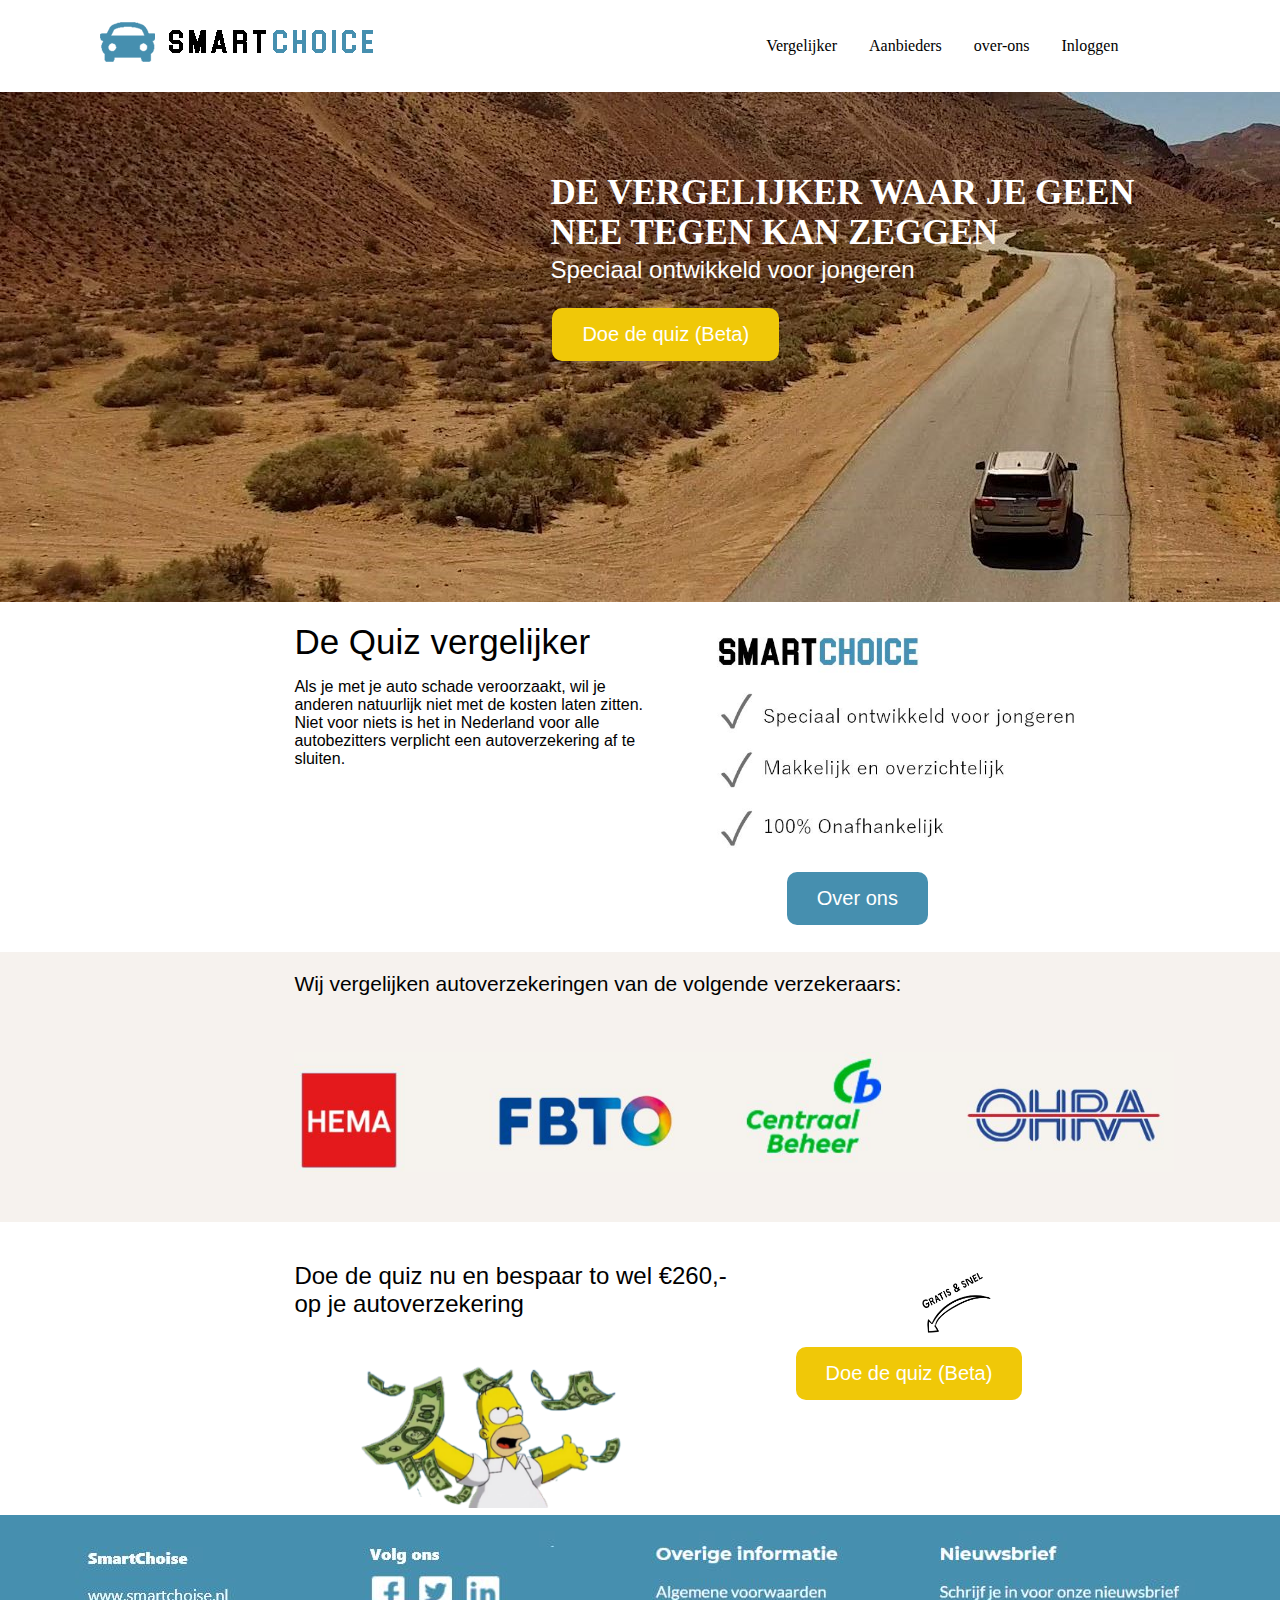
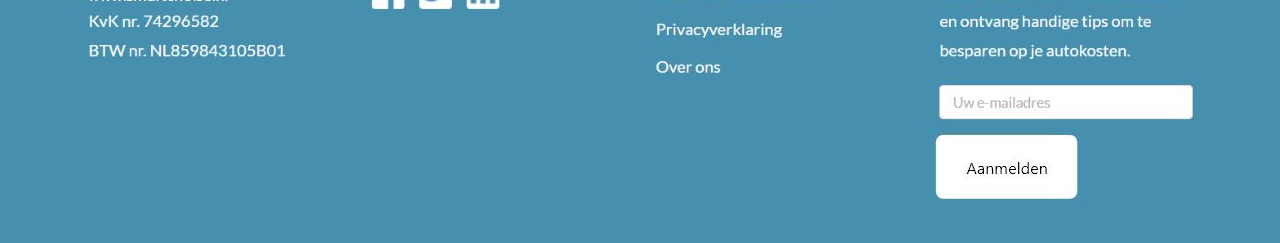
<file: index.html>
<!DOCTYPE html>
<html lang="en">
	<head>
		<meta charset="UTF-8" />
		<meta name="viewport" content="width=device-width, initial-scale=1.0" />
		<title>homepage</title>
		<link rel="stylesheet" href="homepagestyle.css" />
	</head>
	<body>
		<header class="nav-bar">
			<!--header -->
			<div class="wrapper-r">
				<a href="index.html">
					<div class="logo">
						<img src="img/Logo.png" />
					</div>
				</a>
				<ul>
					<li><a href="vergelijker.html">Vergelijker</a></li>
					<li><a href="onder-constructie.html">Aanbieders</a></li>
					<li><a href="onder-constructie.html">over-ons</a></li>
					<li><a href="onder-constructie.html">Inloggen</a></li>
				</ul>
			</div>
		</header>
		<div class="banner">
			<div class="banner-text">
				<h1 class="titel-banner">
					DE VERGELIJKER WAAR JE GEEN NEE TEGEN KAN ZEGGEN
				</h1>
				<h3 class="ondertitel-banner">Speciaal ontwikkeld voor jongeren</h3>
				<a href="vergelijker.html"><button>Doe de quiz (Beta)</button></a>
			</div>
		</div>
		<div class="sectie1" class="flex-parent">
			<div class="inleiding">
				<h2 id="inleiding-titel">De Quiz vergelijker</h2>
				<p>
					Als je met je auto schade veroorzaakt, wil je anderen natuurlijk niet
					met de kosten laten zitten. Niet voor niets is het in Nederland voor
					alle autobezitters verplicht een autoverzekering af te sluiten.
				</p>
			</div>
			<div class="usp">
				<button id="over-ons">Over ons</button>
			</div>
		</div>
		<div class="sectie2">
			<h3 class="verzekeraars">
				Wij vergelijken autoverzekeringen van de volgende verzekeraars:
			</h3>
			<div class="verzekeraars-img"></div>
		</div>
		<div class="sectie3" class="flex-parent">
			<div class="bespaar">
				<h2 class="bespaar-titel">
					Doe de quiz nu en bespaar to wel €260,- op je autoverzekering
				</h2>
				<img id="bespaar-img" src="img/bespaar.png" />
			</div>
			<div class="quiz-knop">
				<a href="vergelijker.html"><button>Doe de quiz (Beta)</button></a>
			</div>
			<img id="gratis" src="img/gratis.JPG" />
		</div>
		<div class="footer"><img src="img/footer.JPG" /></div>
	</body>
</html>
</file>
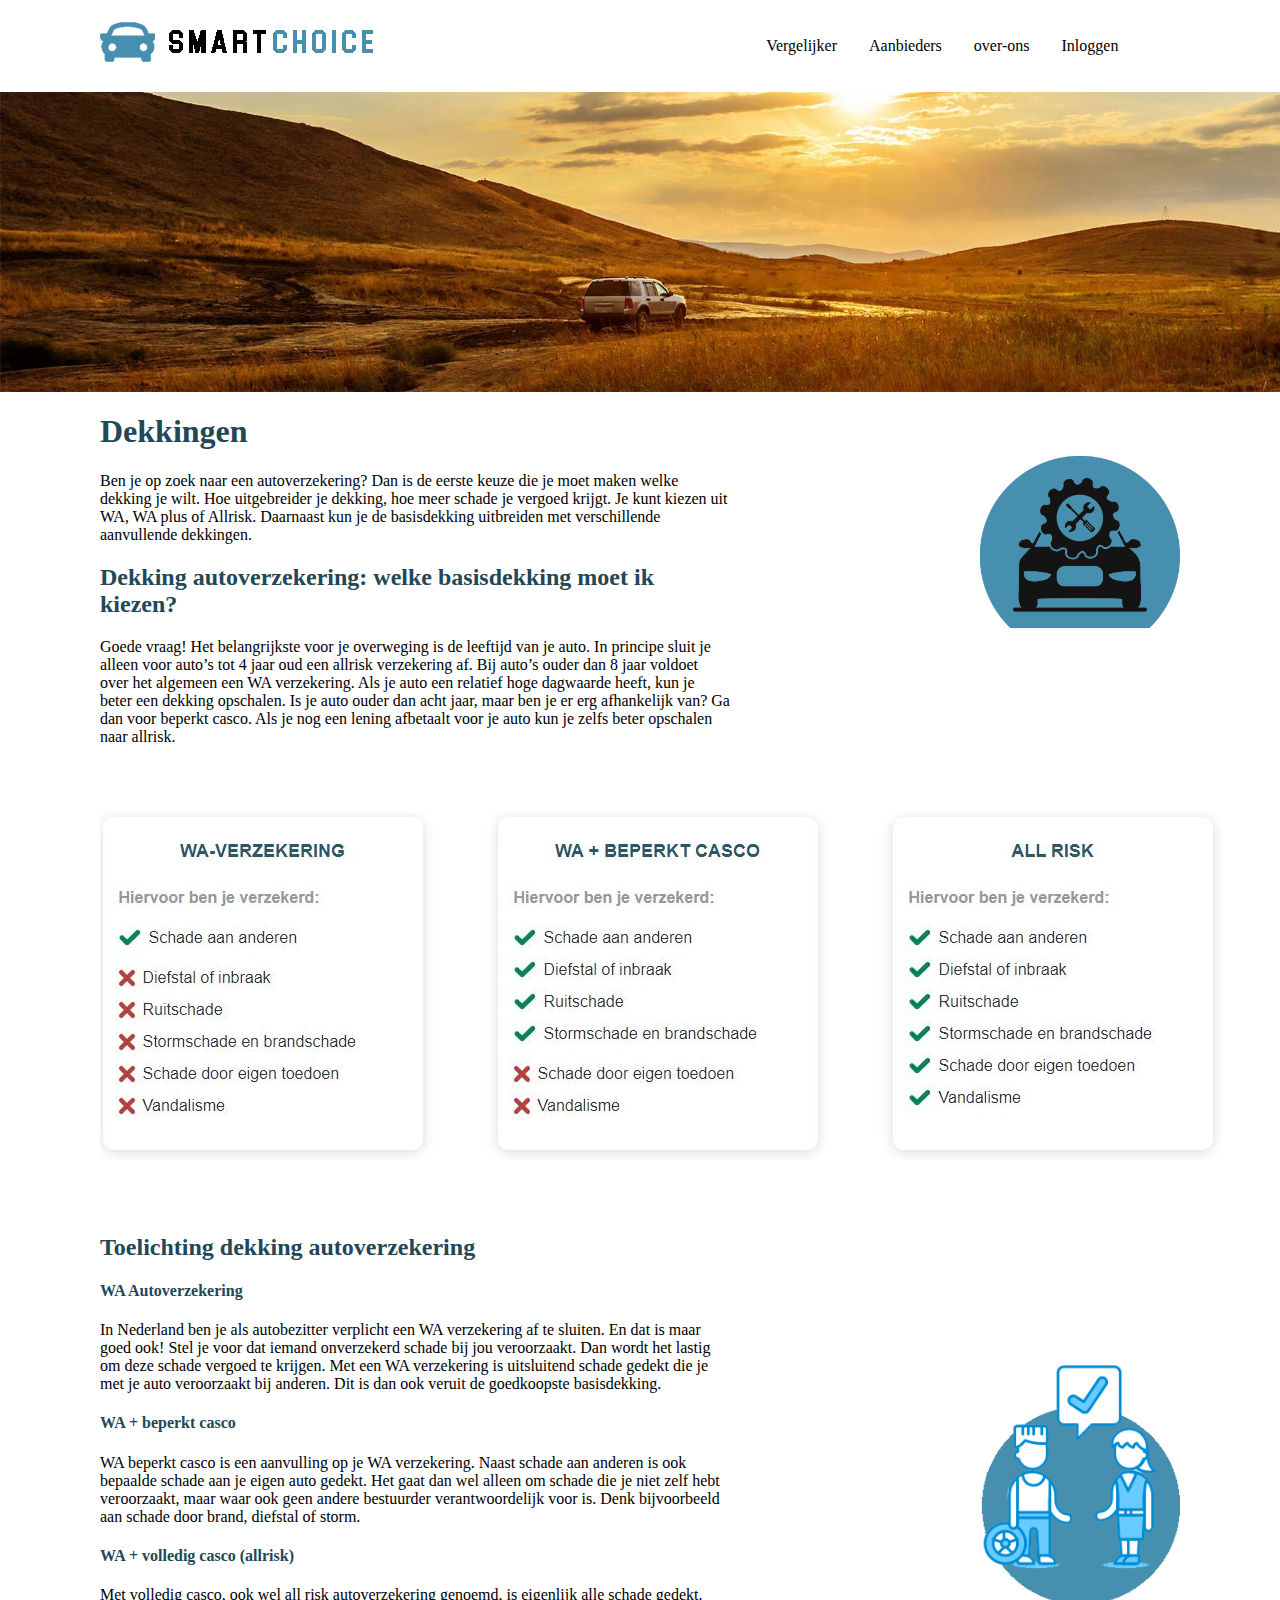
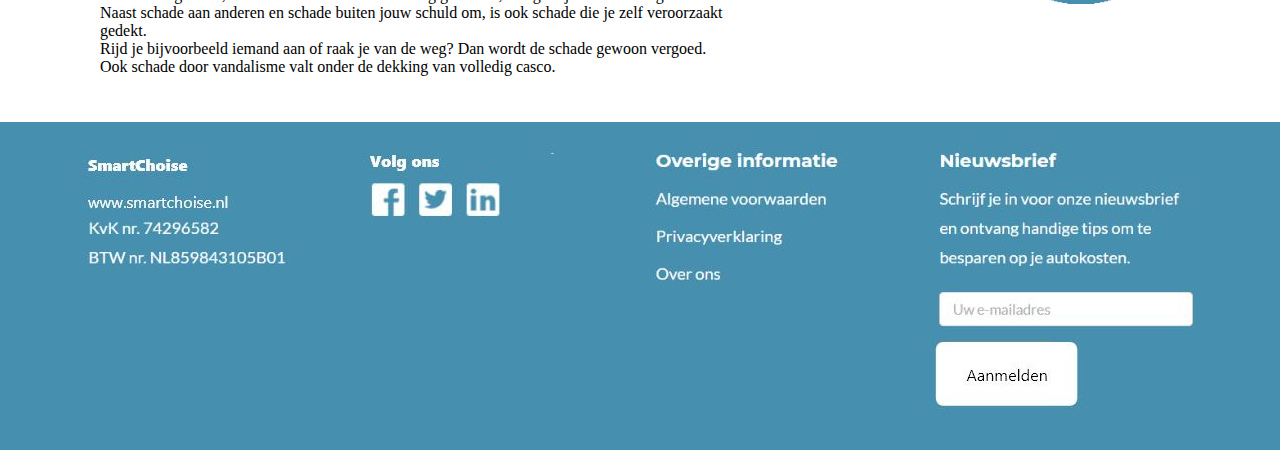
<file: dekking.html>
<!DOCTYPE html>
<html lang="en">
	<head>
		<meta charset="UTF-8" />
		<meta name="viewport" content="width=device-width, initial-scale=1.0" />
		<title>dekking</title>
		<link rel="stylesheet" href="homepagestyle.css" />
	</head>
	<body>
		<header class="nav-bar">
			<!--header -->
			<div class="wrapper-r">
				<a href="index.html">
					<div class="logo">
						<img src="img/Logo.png" />
					</div>
				</a>
				<ul>
					<li><a href="vergelijker.html">Vergelijker</a></li>
					<li><a href="onder-constructie.html">Aanbieders</a></li>
					<li><a href="onder-constructie.html">over-ons</a></li>
					<li><a href="onder-constructie.html">Inloggen</a></li>
				</ul>
			</div>
		</header>
		<div class="banner1"></div>
		<div class="text">
			<div class="flex-parent">
				<div class="jc-center alinea1">
					<h1>Dekkingen</h1>
					<p>
						Ben je op zoek naar een autoverzekering? Dan is de eerste keuze die
						je moet maken welke dekking je wilt. Hoe uitgebreider je dekking,
						hoe meer schade je vergoed krijgt. Je kunt kiezen uit WA, WA plus of
						Allrisk. Daarnaast kun je de basisdekking uitbreiden met
						verschillende aanvullende dekkingen.
					</p>
					<h2>Dekking autoverzekering: welke basisdekking moet ik kiezen?</h2>
					<p>
						Goede vraag! Het belangrijkste voor je overweging is de leeftijd van
						je auto. In principe sluit je alleen voor auto’s tot 4 jaar oud een
						allrisk verzekering af. Bij auto’s ouder dan 8 jaar voldoet over het
						algemeen een WA verzekering. Als je auto een relatief hoge dagwaarde
						heeft, kun je beter een dekking opschalen. Is je auto ouder dan acht
						jaar, maar ben je er erg afhankelijk van? Ga dan voor beperkt casco.
						Als je nog een lening afbetaalt voor je auto kun je zelfs beter
						opschalen naar allrisk.
					</p>
				</div>
				<div class="jc-center">
					<img
						src="img/dekkingauto.png"
						style="width: 200px; margin-top: 50px"
					/>
				</div>
			</div>
			<img src="img/dekkingen.JPG" style="margin: 50px 0" />
			<div class="flex-parent" style="margin-bottom: 30px;">
				<div class="jc-center alinea1">
					<h2>Toelichting dekking autoverzekering</h2>
					<p>
						<h4>WA Autoverzekering</h4>
						In Nederland ben je als autobezitter verplicht een WA verzekering af te sluiten. 
						En dat is maar goed ook! Stel je voor dat iemand onverzekerd schade bij jou veroorzaakt.
						 Dan wordt het lastig om deze schade vergoed te krijgen. Met een WA verzekering is 
						 uitsluitend schade gedekt die je met je auto veroorzaakt bij anderen. 
						 Dit is dan ook veruit de goedkoopste basisdekking.
					</p>
					<p>
						<h4>WA + beperkt casco</h4>
						WA beperkt casco is een aanvulling op je WA verzekering. Naast schade aan anderen is ook bepaalde schade aan je eigen auto gedekt. Het gaat dan wel alleen om schade die je niet zelf hebt veroorzaakt, maar waar ook geen andere bestuurder verantwoordelijk voor is. Denk bijvoorbeeld aan schade door brand, diefstal of storm.
					</p>
					<p>
						<h4>WA + volledig casco (allrisk)</h4>
					Met volledig casco, ook wel all risk autoverzekering genoemd, is eigenlijk alle schade gedekt.
					Naast schade aan anderen en schade buiten jouw schuld om, is ook schade die je zelf veroorzaakt gedekt.<br>
					Rijd je bijvoorbeeld iemand aan of raak je van de weg?
					Dan wordt de schade gewoon vergoed. Ook schade door vandalisme valt onder de dekking van volledig casco.<br>
	
					</p>
				</div>
				<div class="jc-center">
					<img src="img/dekkingauto1.png" style="width: 200px; margin-top: 150px;" />
				</div>
			</div>
		</div>
		<div class="footer"><img src="img/footer.JPG"></div>
	</body>
</html>
</file>
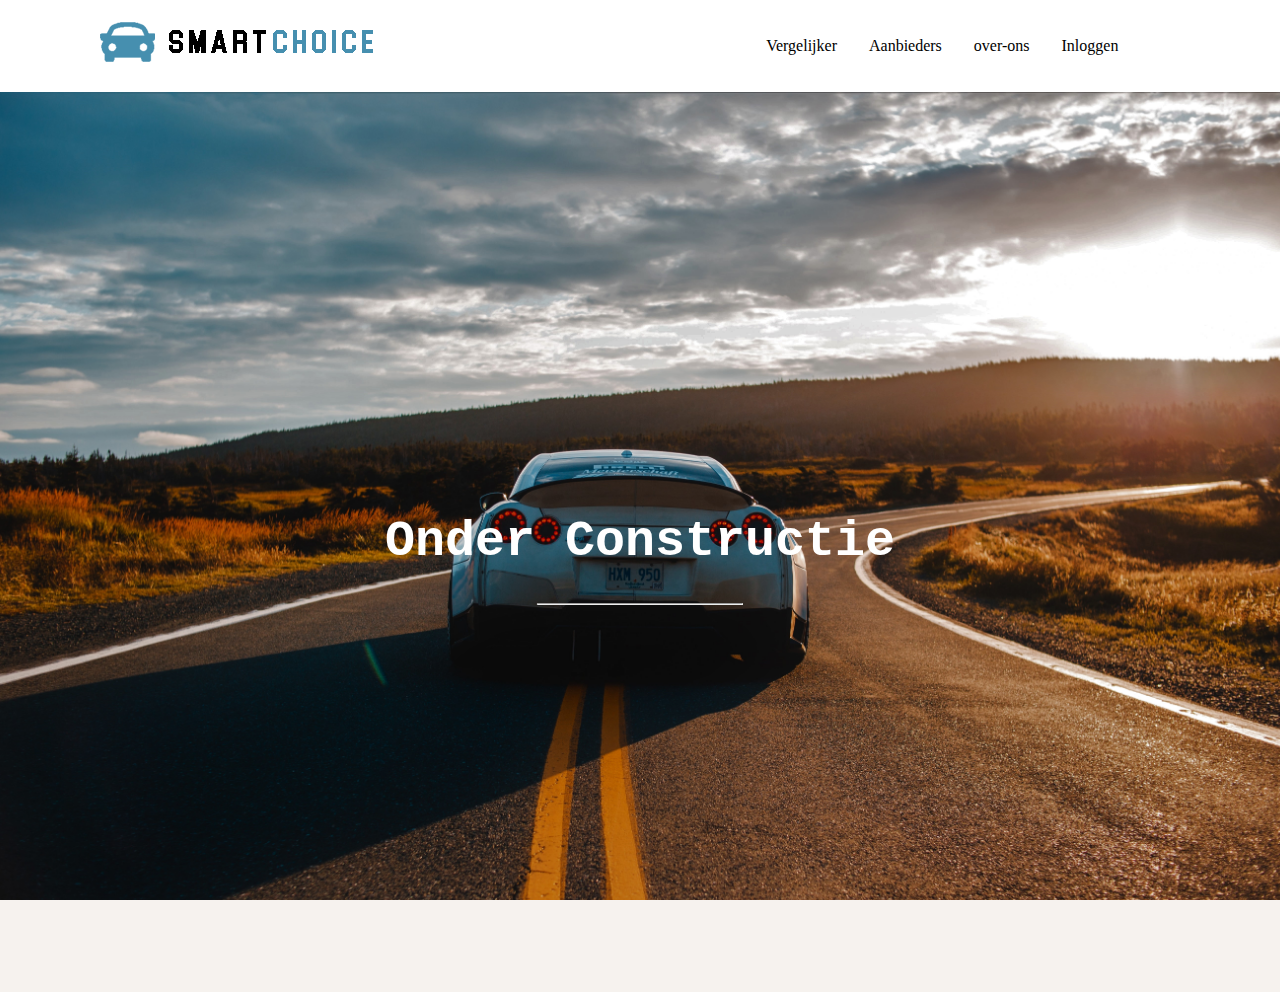
<file: onder-constructie.html>
<!DOCTYPE html>
<html lang="en">
	<head>
		<meta charset="UTF-8" />
		<meta name="viewport" content="width=device-width, initial-scale=1.0" />
		<title>Onder Constructie</title>
		<link rel="stylesheet" href="style.css" />
		<!-- De styling van de gehele website -->
		<style>
			/* Set height to 100% for body and html to enable the background image to cover the whole page: */
			body,
			html {
				height: 100%;
				width: 1005;
				overflow: hidden;
			}

			.bgimg {
				/* Background image */
				background-image: url("img/carcomingsoon.jpg");
				/* Full-screen */
				height: 100%;
				/* Center the background image */
				background-position: center;
				/* Scale and zoom in the image */
				background-size: cover;
				/* Add position: relative to enable absolutely positioned elements inside the image (place text) */
				position: relative;
				/* Add a white text color to all elements inside the .bgimg container */
				color: white;
				/* Add a font */
				font-family: "Courier New", Courier, monospace;
				/* Set the font-size to 25 pixels */
				font-size: 25px;
			}

			/* Position text in the top-left corner */
			.topleft {
				position: absolute;
				top: 10px;
				left: 16px;
			}

			/* Position text in the bottom-left corner */
			.bottomleft {
				position: absolute;
				bottom: 0;
				left: 16px;
			}

			/* Position text in the middle */
			.middle {
				position: absolute;
				top: 50%;
				left: 50%;
				transform: translate(-50%, -50%);
				text-align: center;
			}

			/* Style the <hr> element */
			hr {
				margin: auto;
				width: 40%;
			}
		</style>
	</head>
	<body>
		<header class="nav-bar">
			<!--header -->
			<div class="wrapper-r">
				<div class="logo">
					<a href="index.html"> <img src="img/Logo.png" /></a>
				</div>
				<ul>
					<li><a href="vergelijker.html">Vergelijker</a></li>
					<li><a href="onder-constructie.html">Aanbieders</a></li>
					<li><a href="onder-constructie.html">over-ons</a></li>
					<li><a href="onder-constructie.html">Inloggen</a></li>
				</ul>
			</div>
		</header>
		<div class="bgimg">
			<div class="middle">
				<h1>Onder Constructie</h1>
				<hr />
			</div>
			<div class="bottomleft"></div>
		</div>
	</body>
</html>
</file>
<file: homepagestyle.css>
body {
	height: 100%;
	width: 100%;
	margin: 0;
	padding: 0;
	overflow-x: hidden;
}
.wrapper-r {
	position: relative;
	width: 1080px;
	margin: 0 auto;
}

.nav-bar {
	width: 100%;
	background-color: white;
	padding: 10px 0;
}

.nav-bar ul {
	list-style-type: none;
	margin: 0;
	padding: 13px;
	overflow: hidden;
	margin-left: 59%;
}

.nav-bar li {
	float: left;
}

.nav-bar li a {
	display: block;
	color: black;
	text-align: center;
	padding: 14px 16px;
	text-decoration: none;
}

.logo {
	position: absolute;
	margin: 10px 0;
}

.banner {
	width: 1920px;
	height: 510px;
	background-image: url(img/banner.JPG);
	background-repeat: no-repeat;
}

.banner-text {
	width: 600px;
	position: absolute;
	top: 150px;
	color: white;
	left: 43%;
}
.titel-banner {
	font-size: 35px;
	margin-bottom: 0px;
}

.ondertitel-banner {
	font-size: 24px;
	font-family: "Segoe UI", Tahoma, Geneva, Verdana, sans-serif;
	font-weight: 200;
	margin-top: 3px;
}

button {
	text-align: center;
	font-family: -apple-system, BlinkMacSystemFont, "Segoe UI", Roboto, Oxygen,
		Ubuntu, Cantarell, "Open Sans", "Helvetica Neue", sans-serif;
	background-color: #f0c808;
	border: none;
	color: white;
	text-align: center;
	text-decoration: none;
	display: inline-block;
	font-size: 20px;
	margin: 0 2px 0 2px;
	cursor: pointer;
	border-radius: 10px;
	padding: 15px 30px 15px 30px;
}

.flex-parent {
	display: flex;
	justify-content: center;
}

.sectie1 {
	width: 100%;
	height: 350px;
}

.inleiding {
	position: absolute;
	width: 360px;
	height: 300px;
	left: 23%;
	font-family: -apple-system, BlinkMacSystemFont, "Segoe UI", Roboto, Oxygen,
		Ubuntu, Cantarell, "Open Sans", "Helvetica Neue", sans-serif;
}

#inleiding-titel {
	margin: 20px 0 10px 0;
	font-weight: 500;
	font-size: 35px;
}

.usp {
	background-image: url(img/usp.JPG);
	background-size: 360px;
	background-repeat: no-repeat;
	position: absolute;
	margin-top: 30px;
	width: 360px;
	height: 300px;
	left: 56%;
}
#over-ons {
	margin-left: 70px;
	background-color: #468faf;
	margin-top: 240px;
}
.sectie2 {
	background-color: #f6f2ee;
	width: 100%;
	height: 270px;
}
.verzekeraars {
	position: absolute;
	left: 23%;
	margin-top: 20px;
	font-family: -apple-system, BlinkMacSystemFont, "Segoe UI", Roboto, Oxygen,
		Ubuntu, Cantarell, "Open Sans", "Helvetica Neue", sans-serif;
	font-weight: 500;
	font-size: 21px;
}
.verzekeraars-img {
	background-image: url(img/verzekeraars.JPG);
	background-repeat: no-repeat;
	background-size: cover;
	width: 880px;
	height: 120px;
	position: absolute;
	left: 23%;
	margin-top: 100px;
}

.sectie3 {
	width: 100%;
	height: 293px;
}

.bespaar {
	position: absolute;
	width: 450px;
	height: 300px;
	left: 23%;
	margin-top: 20px;
}
.bespaar-titel {
	font-family: -apple-system, BlinkMacSystemFont, "Segoe UI", Roboto, Oxygen,
		Ubuntu, Cantarell, "Open Sans", "Helvetica Neue", sans-serif;
	font-weight: 500;
}

#bespaar-img {
	height: 150px;
	margin-left: 7%;
	margin-top: 20px;
}

.quiz-knop {
	position: absolute;
	width: 350x;
	height: 300px;
	left: 62%;
	margin-top: 125px;
}

#gratis {
	margin-top: 50px;
	left: 72%;
	position: absolute;
	width: 70px;
}

footer {
	background-color: #468faf;
	background-image: url(img/footer.JPG);
	background-repeat: no-repeat;

	width: 100%;
	height: 325px;
	position: absolute;
}

.banner1 {
	display: flex;
	background-image: url(img/bannerdekking.jpg);
	background-size: cover;
	height: 300px;
	align-items: flex-start;
}
.flex-parent {
	display: flex;
	justify-content: space-between;
}

.text {
	width: 1080px;
	margin: 0 auto;
}

.alinea1 {
	margin-right: 250px;
}

.alinea1 h1,
.alinea1 h2,
.alinea1 h4 {
	color: #224757;
}

.footer {
	display: flex;
	justify-content: center;
	width: 100%;
	background-color: #468faf;
	margin-bottom: 0%;
}
</file>
<file: style.css>
body {
	height: 100%;
	width: 100%;
	margin: 0;
	padding: 0;
	overflow: hidden;
	background-color: #f6f2ee;
}
.wrapper-r {
	position: relative;
	width: 1080px;
	margin: 0 auto;
}

.nav-bar {
	width: 100%;
	background-color: white;
	padding: 10px 0;
}

.nav-bar ul {
	list-style-type: none;
	margin: 0;
	padding: 13px;
	overflow: hidden;
	margin-left: 59%;
}

.nav-bar li {
	float: left;
}

.nav-bar li a {
	display: block;
	color: black;
	text-align: center;
	padding: 14px 16px;
	text-decoration: none;
}

.logo {
	position: absolute;
	margin: 10px 0;
}

.titel {
	font-family: -apple-system, BlinkMacSystemFont, "Segoe UI", Roboto, Oxygen,
		Ubuntu, Cantarell, "Open Sans", "Helvetica Neue", sans-serif;
	font-size: 18px;
	margin-top: 15%;
	text-align: center;
}

.titel h2 {
	margin-bottom: 0px;
}

.text {
	font-family: -apple-system, BlinkMacSystemFont, "Segoe UI", Roboto, Oxygen,
		Ubuntu, Cantarell, "Open Sans", "Helvetica Neue", sans-serif;
	font-size: 15px;
	text-align: center;
}

.text p {
	padding: 0px;
	margin: 0px;
}

.beginbutton {
	text-align: center;
	font-family: -apple-system, BlinkMacSystemFont, "Segoe UI", Roboto, Oxygen,
		Ubuntu, Cantarell, "Open Sans", "Helvetica Neue", sans-serif;
	background-color: black;
	border: none;
	color: white;
	width: 150px;
	text-align: center;
	text-decoration: none;
	display: inline-block;
	font-size: 16px;
	margin: 20px 2px 0 2px;
	cursor: pointer;
}

.flex-parent {
	display: flex;
}

.jc-center {
	justify-content: center;
}

#wrapper {
	width: 100%;
	height: 100%;
	position: absolute;
	top: 93px;
	left: 0;
	background-color: #f6f2ee;
	overflow: hidden;
}

#mask {
	/* Ik wil 5 "pagina's" hebben, daarom is de breedte 500% oftwel 5 keer zo breed  */
	width: 1200%;
	height: 100%;
	background-color: #f6f2ee;
}

.item {
	/* Voor de breedte van de items moet 100% / door het aantal items delen */
	width: 8.33%;
	height: 100%;
	float: left;
	background-color: #f6f2ee;
}

.content {
	width: 100%;
	height: 100%;
	top: 0%;
	margin: 0 auto;
	position: relative;
}

.clear {
	clear: both;
}

#startimg {
	position: absolute;
	left: 0;
	bottom: 0;
}
#carimg {
	position: absolute;
	bottom: -5px;
}
#endimg {
	position: absolute;
	right: 0;
	bottom: 0;
}

.voortgang p {
	margin-bottom: 80px;
	font-size: 22px;
	opacity: 0.25;
	text-align: center;
}

.nav {
	position: absolute;
	top: 20px;
}

.resultaat {
	width: 700px;
	margin: 0 auto;
	padding: 20px;
}
.resultaat1 {
	display: flex;
	align-items: center;
}

.flexbox-item {
	width: 300px;
	margin: 10px;
	background-color: white;
}

.nummer1 {
	min-height: 350px;
	margin-top: 30px;
}
.nummer2 {
	min-height: 350px;
	margin-top: 0;
}
.nummer3 {
	min-height: 350px;
	margin-top: 30px;
}

.nummer1 img {
	width: 150px;
	display: block;
	margin: auto;
}

.nummer2 img {
	width: 150px;
	display: block;
	margin: auto;
}

.nummer3 img {
	width: 150px;
	display: block;
	margin: auto;
}

.prijs {
	text-align: center;
	margin-bottom: 0;
}

.resultaat1 p {
	text-align: center;
	font-size: 18px;
	margin-top: 7px;
}

.resultaat1 button {
	background-color: #468faf;
	width: 130px;
	height: 40px;
	border-radius: 10px;
	margin: auto 40px;
}

.info {
	color: black;
	width: 600px;
	padding: 10px 15px;
	border-radius: 35px;
	box-shadow: 0 19px 15px -9px #b1b1b1;
}

.vraag2 {
	margin: 10px 0;
}
</file>
